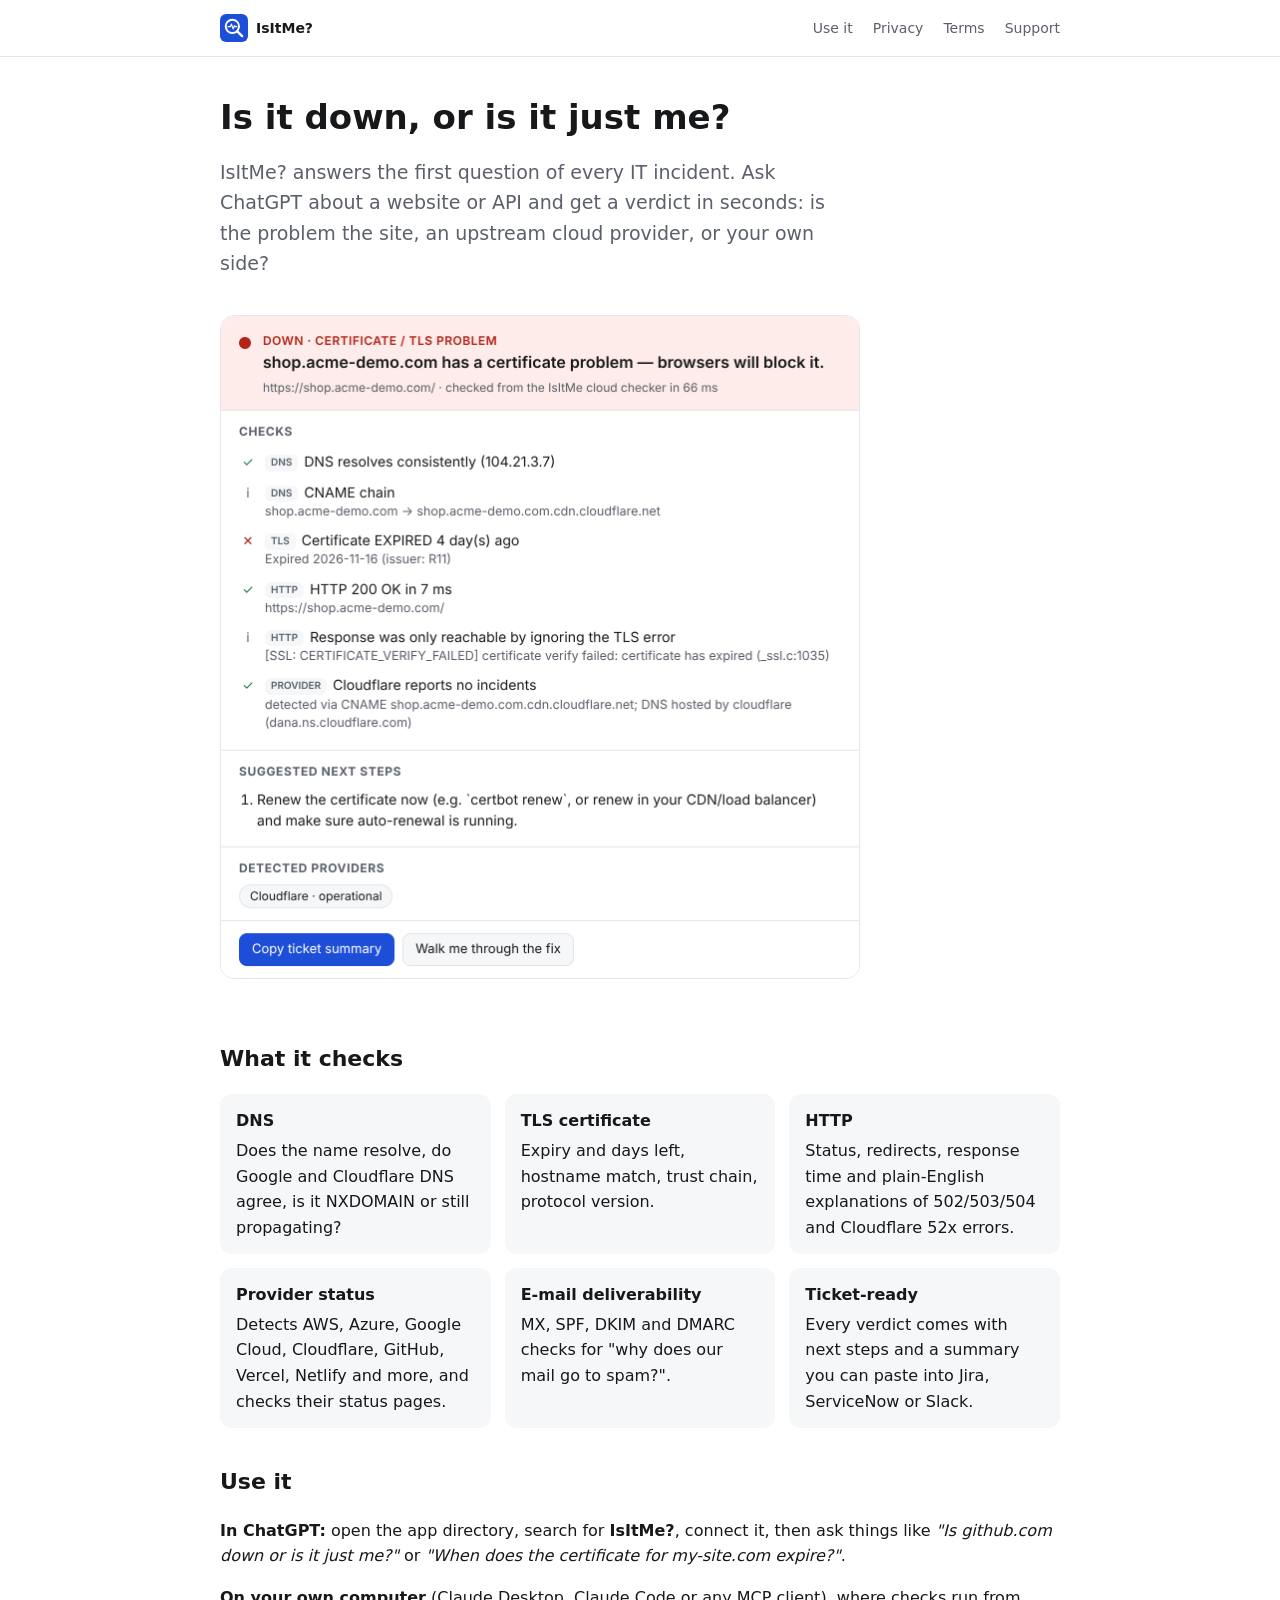
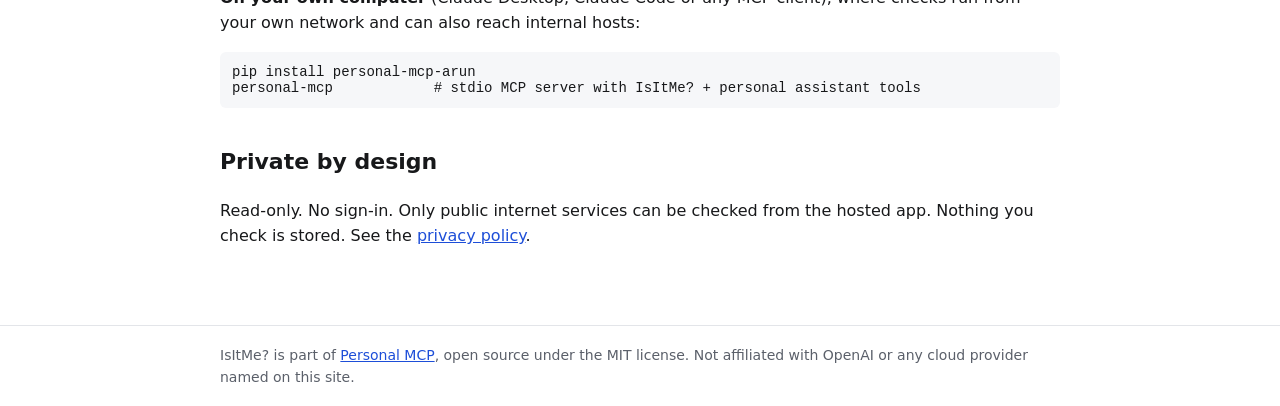
<file: docs/index.html>
<!doctype html><html lang="en"><head><meta charset="utf-8"><meta name="viewport" content="width=device-width,initial-scale=1">
<title>IsItMe? — outage triage for ChatGPT</title><meta name="description" content="Is it down, or is it just me? Diagnose website and API outages from ChatGPT: DNS, TLS, HTTP and cloud provider status in one verdict.">
<link rel="icon" href="logo.svg"><link rel="stylesheet" href="style.css"></head><body>
<header><nav><a class="brand" href="./"><img src="logo.svg" alt="">IsItMe?</a><a href="./#use">Use it</a><a href="privacy.html">Privacy</a><a href="terms.html">Terms</a><a href="https://github.com/arun250492/Personal-MCP/issues">Support</a></nav></header>
<main>
<h1>Is it down, or is it just me?</h1>
<p class="lead">IsItMe? answers the first question of every IT incident. Ask ChatGPT about a website or API and get a verdict in seconds: is the problem the site, an upstream cloud provider, or your own side?</p>
<img class="shot" src="verdict-card.png" alt="IsItMe verdict card showing an expired certificate diagnosis">
<h2>What it checks</h2>
<div class="grid">
<div class="card"><b>DNS</b>Does the name resolve, do Google and Cloudflare DNS agree, is it NXDOMAIN or still propagating?</div>
<div class="card"><b>TLS certificate</b>Expiry and days left, hostname match, trust chain, protocol version.</div>
<div class="card"><b>HTTP</b>Status, redirects, response time and plain-English explanations of 502/503/504 and Cloudflare 52x errors.</div>
<div class="card"><b>Provider status</b>Detects AWS, Azure, Google Cloud, Cloudflare, GitHub, Vercel, Netlify and more, and checks their status pages.</div>
<div class="card"><b>E-mail deliverability</b>MX, SPF, DKIM and DMARC checks for "why does our mail go to spam?".</div>
<div class="card"><b>Ticket-ready</b>Every verdict comes with next steps and a summary you can paste into Jira, ServiceNow or Slack.</div>
</div>
<h2 id="use">Use it</h2>
<p><b>In ChatGPT:</b> open the app directory, search for <b>IsItMe?</b>, connect it, then ask things like <i>"Is github.com down or is it just me?"</i> or <i>"When does the certificate for my-site.com expire?"</i>.</p>
<p><b>On your own computer</b> (Claude Desktop, Claude Code or any MCP client), where checks run from your own network and can also reach internal hosts:</p>
<pre>pip install personal-mcp-arun
personal-mcp            # stdio MCP server with IsItMe? + personal assistant tools</pre>
<h2>Private by design</h2>
<p>Read-only. No sign-in. Only public internet services can be checked from the hosted app. Nothing you check is stored. See the <a href="privacy.html">privacy policy</a>.</p>
</main>
<footer><div>IsItMe? is part of <a href="https://github.com/arun250492/Personal-MCP">Personal MCP</a>, open source under the MIT license. Not affiliated with OpenAI or any cloud provider named on this site.</div></footer>
</body></html>
</file>
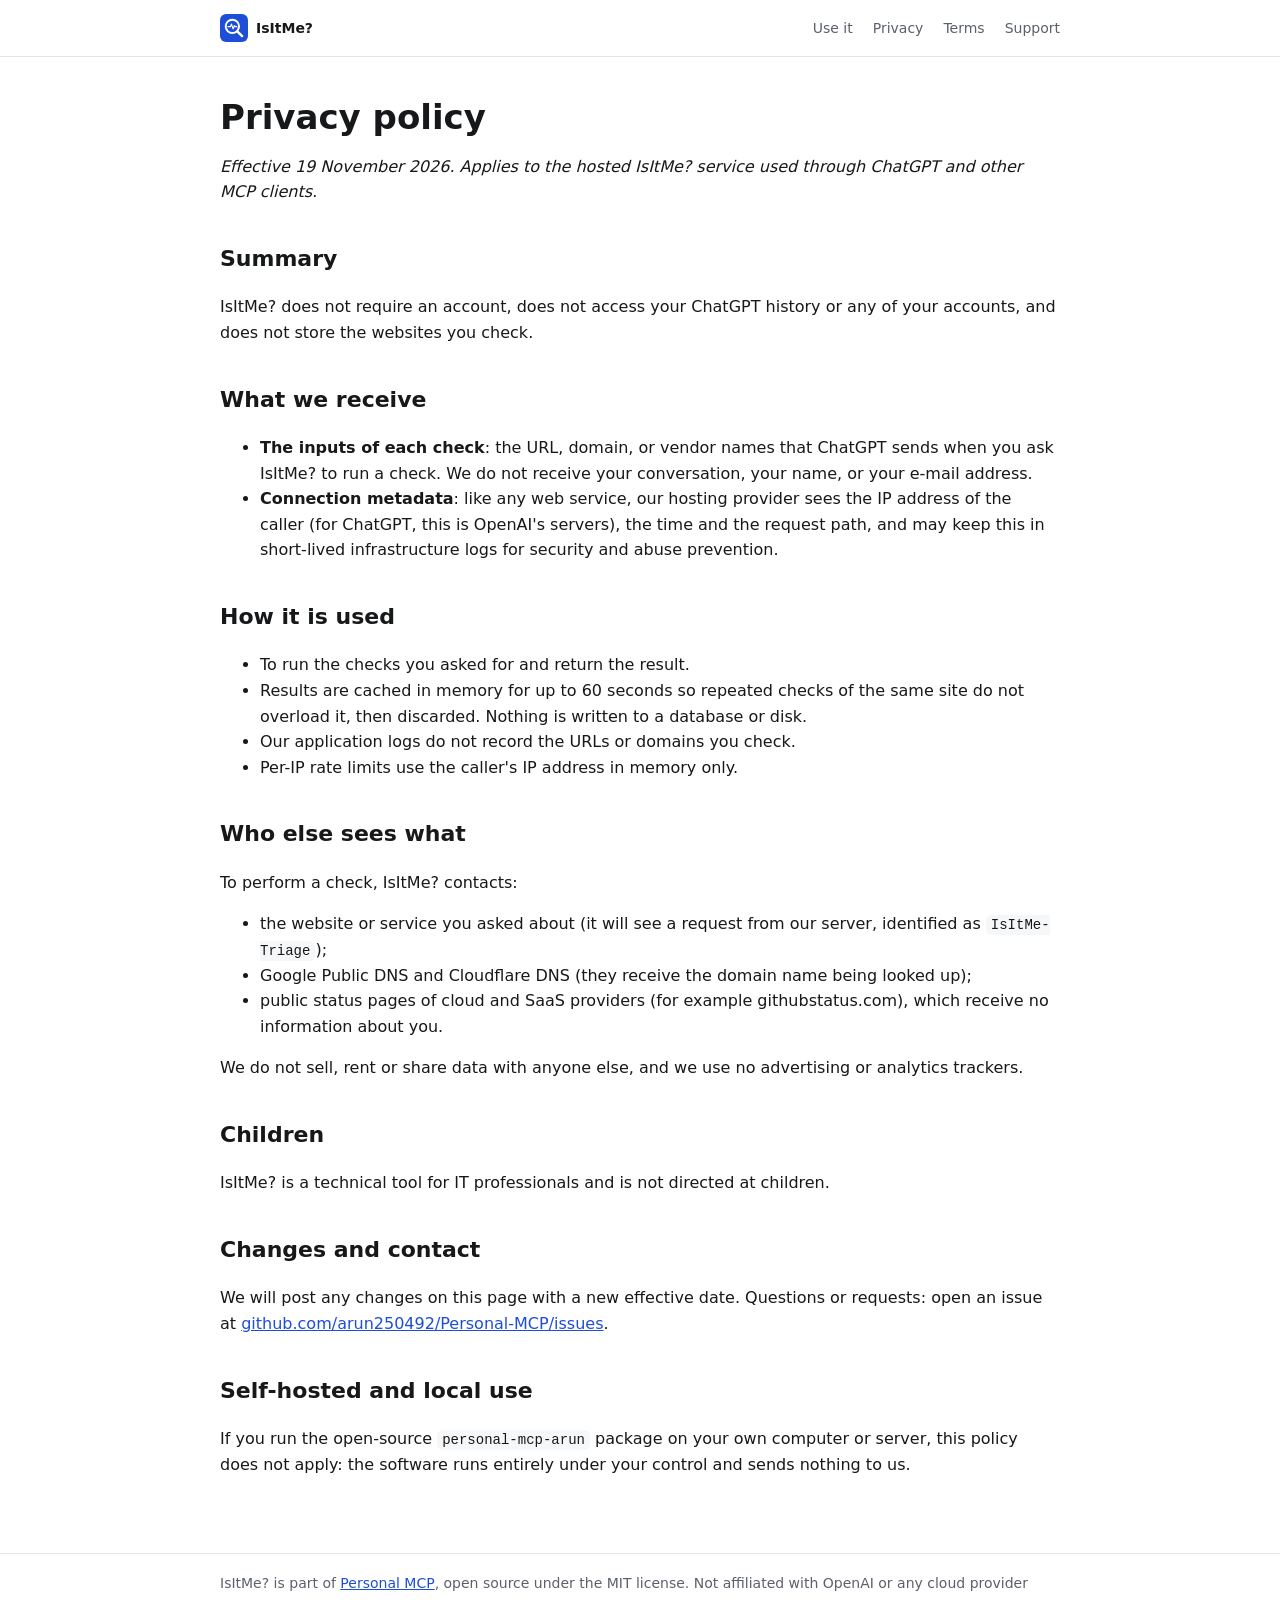
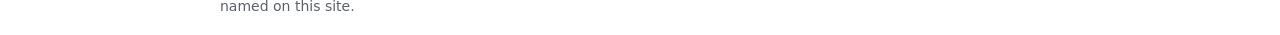
<file: docs/privacy.html>
<!doctype html><html lang="en"><head><meta charset="utf-8"><meta name="viewport" content="width=device-width,initial-scale=1">
<title>Privacy policy — IsItMe?</title><link rel="icon" href="logo.svg"><link rel="stylesheet" href="style.css"></head><body>
<header><nav><a class="brand" href="./"><img src="logo.svg" alt="">IsItMe?</a><a href="./#use">Use it</a><a href="privacy.html">Privacy</a><a href="terms.html">Terms</a><a href="https://github.com/arun250492/Personal-MCP/issues">Support</a></nav></header>
<main>
<h1>Privacy policy</h1>
<p><i>Effective 19 November 2026. Applies to the hosted IsItMe? service used through ChatGPT and other MCP clients.</i></p>
<h2>Summary</h2>
<p>IsItMe? does not require an account, does not access your ChatGPT history or any of your accounts, and does not store the websites you check.</p>
<h2>What we receive</h2>
<ul>
<li><b>The inputs of each check</b>: the URL, domain, or vendor names that ChatGPT sends when you ask IsItMe? to run a check. We do not receive your conversation, your name, or your e-mail address.</li>
<li><b>Connection metadata</b>: like any web service, our hosting provider sees the IP address of the caller (for ChatGPT, this is OpenAI's servers), the time and the request path, and may keep this in short-lived infrastructure logs for security and abuse prevention.</li>
</ul>
<h2>How it is used</h2>
<ul>
<li>To run the checks you asked for and return the result.</li>
<li>Results are cached in memory for up to 60 seconds so repeated checks of the same site do not overload it, then discarded. Nothing is written to a database or disk.</li>
<li>Our application logs do not record the URLs or domains you check.</li>
<li>Per-IP rate limits use the caller's IP address in memory only.</li>
</ul>
<h2>Who else sees what</h2>
<p>To perform a check, IsItMe? contacts:</p>
<ul>
<li>the website or service you asked about (it will see a request from our server, identified as <code>IsItMe-Triage</code>);</li>
<li>Google Public DNS and Cloudflare DNS (they receive the domain name being looked up);</li>
<li>public status pages of cloud and SaaS providers (for example githubstatus.com), which receive no information about you.</li>
</ul>
<p>We do not sell, rent or share data with anyone else, and we use no advertising or analytics trackers.</p>
<h2>Children</h2>
<p>IsItMe? is a technical tool for IT professionals and is not directed at children.</p>
<h2>Changes and contact</h2>
<p>We will post any changes on this page with a new effective date. Questions or requests: open an issue at <a href="https://github.com/arun250492/Personal-MCP/issues">github.com/arun250492/Personal-MCP/issues</a>.</p>
<h2>Self-hosted and local use</h2>
<p>If you run the open-source <code>personal-mcp-arun</code> package on your own computer or server, this policy does not apply: the software runs entirely under your control and sends nothing to us.</p>
</main>
<footer><div>IsItMe? is part of <a href="https://github.com/arun250492/Personal-MCP">Personal MCP</a>, open source under the MIT license. Not affiliated with OpenAI or any cloud provider named on this site.</div></footer>
</body></html>
</file>
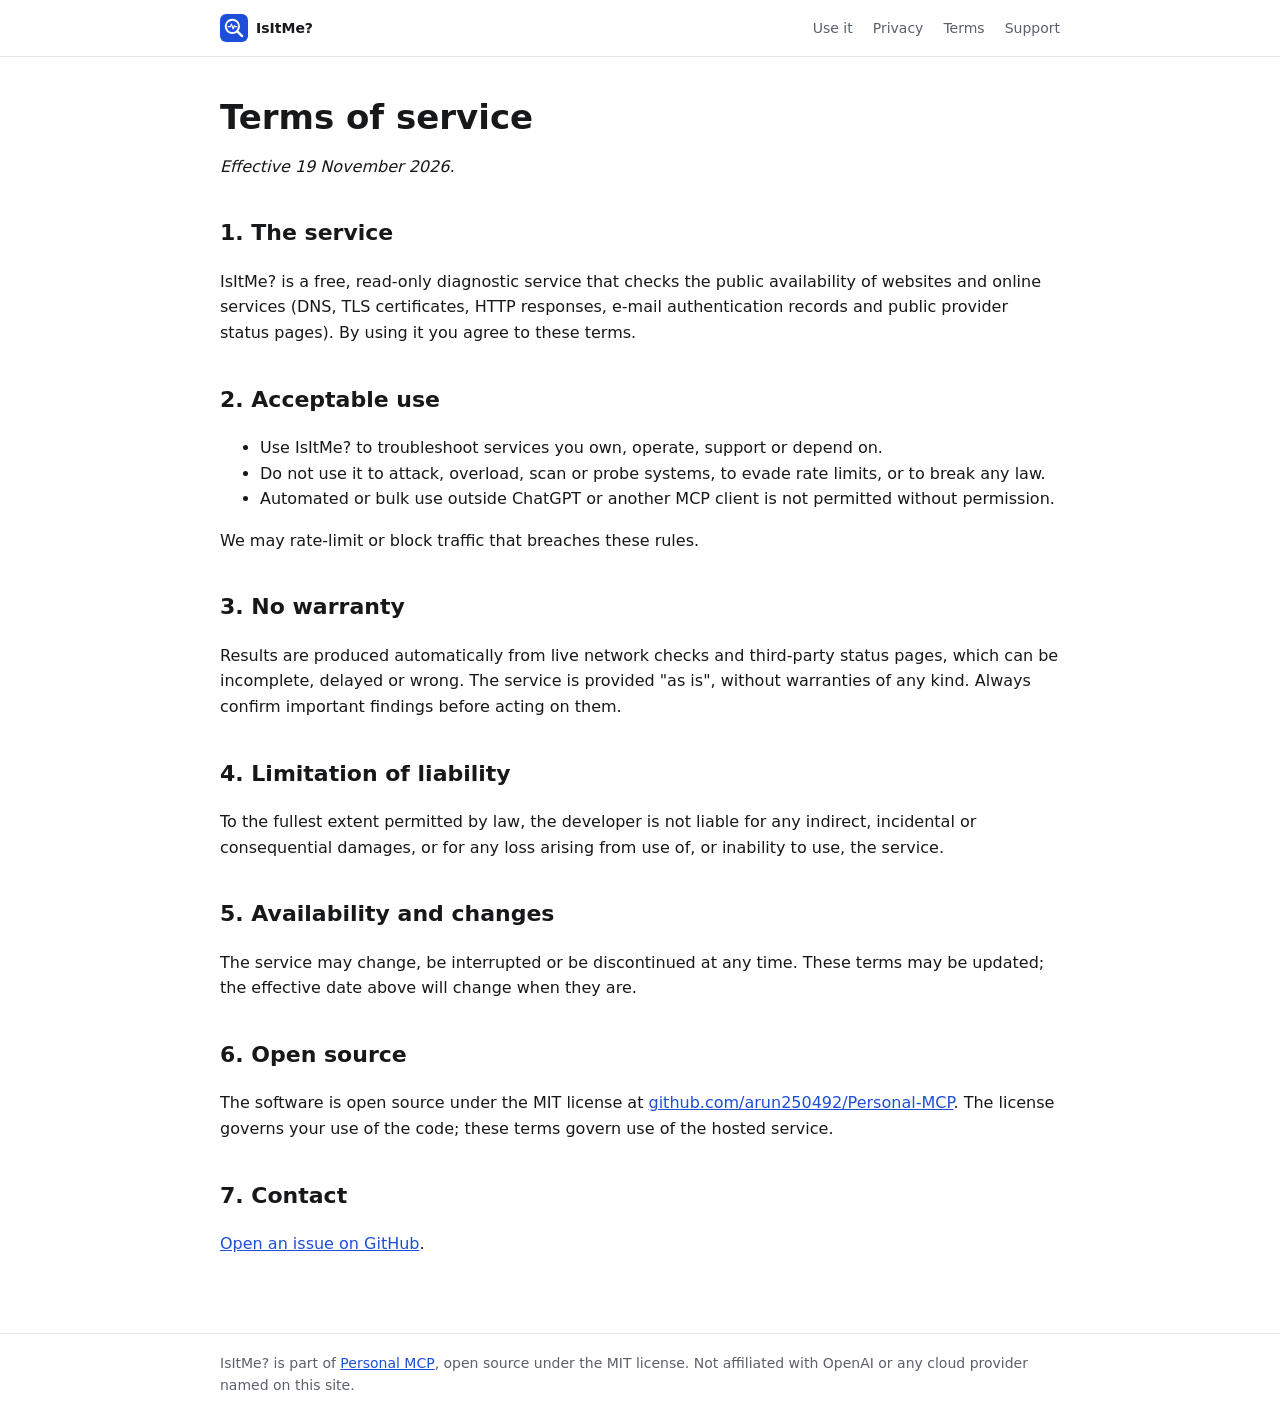
<file: docs/terms.html>
<!doctype html><html lang="en"><head><meta charset="utf-8"><meta name="viewport" content="width=device-width,initial-scale=1">
<title>Terms of service — IsItMe?</title><link rel="icon" href="logo.svg"><link rel="stylesheet" href="style.css"></head><body>
<header><nav><a class="brand" href="./"><img src="logo.svg" alt="">IsItMe?</a><a href="./#use">Use it</a><a href="privacy.html">Privacy</a><a href="terms.html">Terms</a><a href="https://github.com/arun250492/Personal-MCP/issues">Support</a></nav></header>
<main>
<h1>Terms of service</h1>
<p><i>Effective 19 November 2026.</i></p>
<h2>1. The service</h2>
<p>IsItMe? is a free, read-only diagnostic service that checks the public availability of websites and online services (DNS, TLS certificates, HTTP responses, e-mail authentication records and public provider status pages). By using it you agree to these terms.</p>
<h2>2. Acceptable use</h2>
<ul>
<li>Use IsItMe? to troubleshoot services you own, operate, support or depend on.</li>
<li>Do not use it to attack, overload, scan or probe systems, to evade rate limits, or to break any law.</li>
<li>Automated or bulk use outside ChatGPT or another MCP client is not permitted without permission.</li>
</ul>
<p>We may rate-limit or block traffic that breaches these rules.</p>
<h2>3. No warranty</h2>
<p>Results are produced automatically from live network checks and third-party status pages, which can be incomplete, delayed or wrong. The service is provided "as is", without warranties of any kind. Always confirm important findings before acting on them.</p>
<h2>4. Limitation of liability</h2>
<p>To the fullest extent permitted by law, the developer is not liable for any indirect, incidental or consequential damages, or for any loss arising from use of, or inability to use, the service.</p>
<h2>5. Availability and changes</h2>
<p>The service may change, be interrupted or be discontinued at any time. These terms may be updated; the effective date above will change when they are.</p>
<h2>6. Open source</h2>
<p>The software is open source under the MIT license at <a href="https://github.com/arun250492/Personal-MCP">github.com/arun250492/Personal-MCP</a>. The license governs your use of the code; these terms govern use of the hosted service.</p>
<h2>7. Contact</h2>
<p><a href="https://github.com/arun250492/Personal-MCP/issues">Open an issue on GitHub</a>.</p>
</main>
<footer><div>IsItMe? is part of <a href="https://github.com/arun250492/Personal-MCP">Personal MCP</a>, open source under the MIT license. Not affiliated with OpenAI or any cloud provider named on this site.</div></footer>
</body></html>
</file>
<file: docs/style.css>
:root{--blue:#1D4ED8;--text:#17181a;--muted:#5b606a;--line:#e3e5e9;--panel:#f6f7f9}
*{box-sizing:border-box}body{margin:0;font:16px/1.6 ui-sans-serif,system-ui,-apple-system,"Segoe UI",Roboto,sans-serif;color:var(--text)}
header{border-bottom:1px solid var(--line)}nav{max-width:880px;margin:0 auto;padding:14px 20px;display:flex;gap:20px;align-items:center}
nav a{color:var(--muted);text-decoration:none;font-size:14px}nav .brand{color:var(--text);font-weight:700;display:flex;gap:8px;align-items:center;margin-right:auto}
nav img{width:28px;height:28px}main{max-width:880px;margin:0 auto;padding:28px 20px 60px}
h1{font-size:34px;line-height:1.2;margin:12px 0}h2{margin-top:36px;font-size:22px}a{color:var(--blue)}
.lead{font-size:19px;color:var(--muted);max-width:640px}.shot{width:100%;max-width:640px;border:1px solid var(--line);border-radius:14px;margin:18px 0}
.grid{display:grid;grid-template-columns:repeat(auto-fit,minmax(240px,1fr));gap:14px}.card{background:var(--panel);border-radius:12px;padding:14px 16px}
.card b{display:block;margin-bottom:4px}code,pre{background:var(--panel);border-radius:6px;font:14px ui-monospace,Menlo,monospace}code{padding:2px 5px}pre{padding:12px;overflow:auto}
footer{border-top:1px solid var(--line);color:var(--muted);font-size:14px}footer div{max-width:880px;margin:0 auto;padding:18px 20px}
</file>
